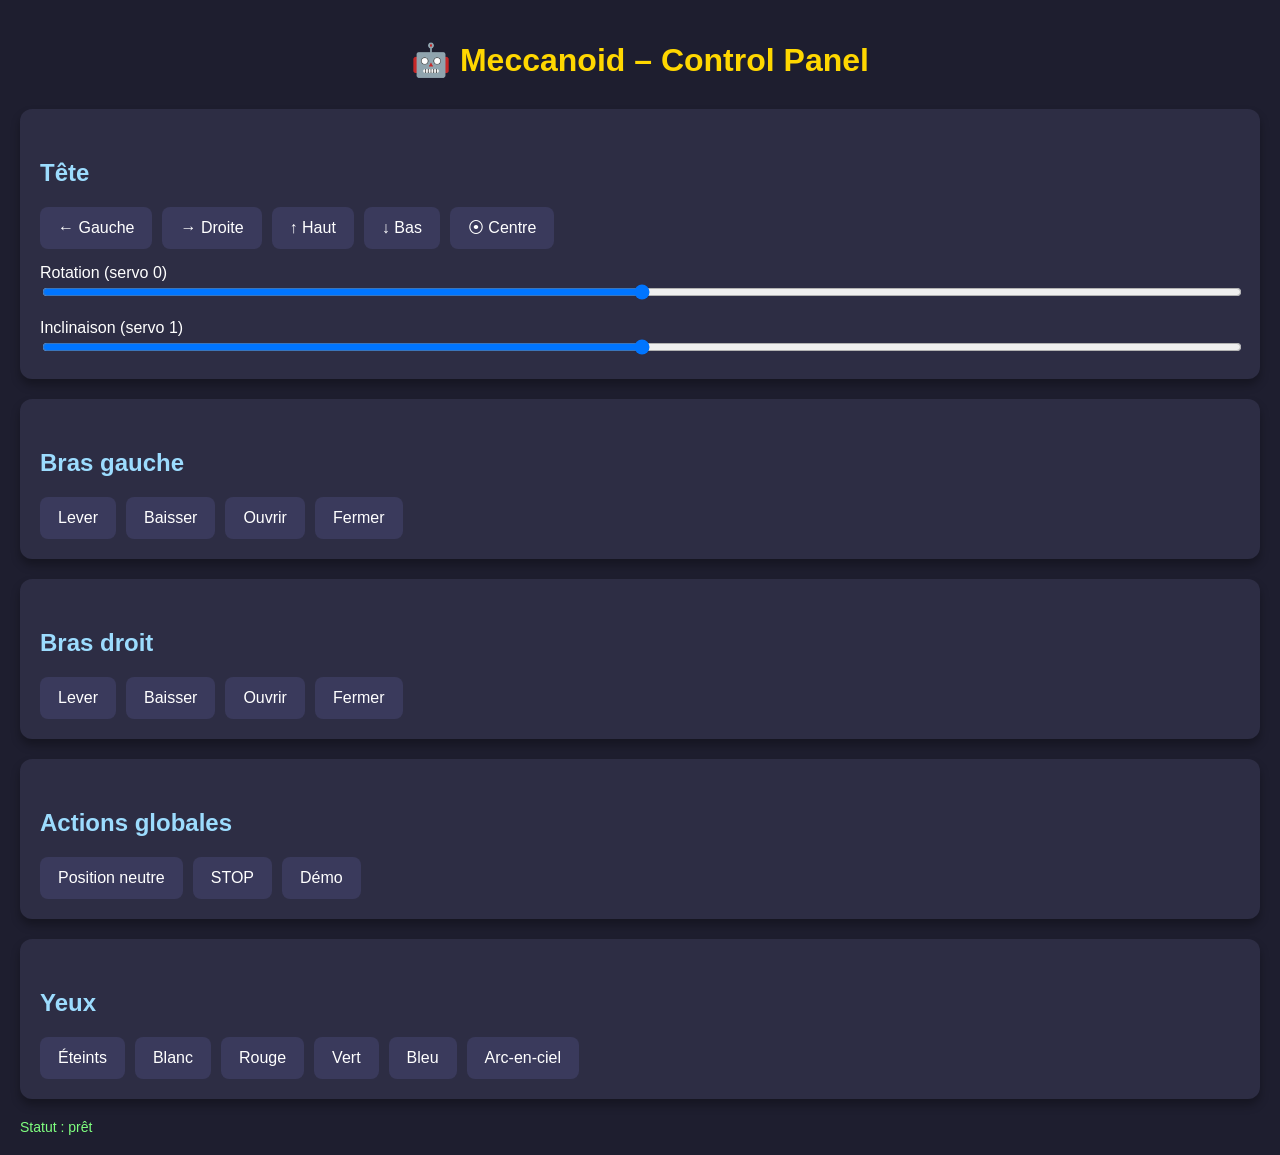
<file: site/index.html>
<!DOCTYPE html>
<html lang="fr">
<head>
    <meta charset="UTF-8">
    <title>Meccanoid Control Panel</title>

    <style>
        body {
            background-color: #1e1e2f;
            color: #ffffff;
            font-family: Arial, sans-serif;
            margin: 0;
            padding: 20px;
        }

        h1 {
            text-align: center;
            color: #ffd700;
            margin-bottom: 30px;
        }

        h2 {
            margin-top: 30px;
            color: #9cdcfe;
        }

        .section {
            background-color: #2d2d44;
            padding: 20px;
            border-radius: 12px;
            margin-bottom: 20px;
            box-shadow: 0 6px 10px rgba(0,0,0,0.3);
        }

        .buttons {
            display: flex;
            flex-wrap: wrap;
            gap: 10px;
            margin-top: 10px;
        }

        button {
            background-color: #3a3a5c;
            color: white;
            border: none;
            padding: 12px 18px;
            border-radius: 8px;
            font-size: 16px;
            cursor: pointer;
            transition: transform 0.2s, background-color 0.2s;
        }

        button:hover {
            background-color: #505080;
            transform: scale(1.05);
        }

        input[type="range"] {
            width: 100%;
        }

        .slider-group {
            margin-top: 15px;
        }

        .status {
            margin-top: 20px;
            font-size: 14px;
            color: #7fff7f;
        }
    </style>
</head>

<body>

<h1>🤖 Meccanoid – Control Panel</h1>

<!-- TÊTE -->
<div class="section">
    <h2>Tête</h2>

    <div class="buttons">
        <button onclick="sendCmd('/head/left')">← Gauche</button>
        <button onclick="sendCmd('/head/right')">→ Droite</button>
        <button onclick="sendCmd('/head/up')">↑ Haut</button>
        <button onclick="sendCmd('/head/down')">↓ Bas</button>
        <button onclick="sendCmd('/head/center')">⦿ Centre</button>
    </div>

    <div class="slider-group">
        <label>Rotation (servo 0)</label>
        <input type="range" min="10" max="170" value="90"
               oninput="sendSlider('/head/servo/0', this.value)">
    </div>

    <div class="slider-group">
        <label>Inclinaison (servo 1)</label>
        <input type="range" min="45" max="135" value="90"
               oninput="sendSlider('/head/servo/1', this.value)">
    </div>
</div>

<!-- BRAS GAUCHE -->
<div class="section">
    <h2>Bras gauche</h2>

    <div class="buttons">
        <button onclick="sendCmd('/left/up')">Lever</button>
        <button onclick="sendCmd('/left/down')">Baisser</button>
        <button onclick="sendCmd('/left/open')">Ouvrir</button>
        <button onclick="sendCmd('/left/close')">Fermer</button>
    </div>
</div>

<!-- BRAS DROIT -->
<div class="section">
    <h2>Bras droit</h2>

    <div class="buttons">
        <button onclick="sendCmd('/right/up')">Lever</button>
        <button onclick="sendCmd('/right/down')">Baisser</button>
        <button onclick="sendCmd('/right/open')">Ouvrir</button>
        <button onclick="sendCmd('/right/close')">Fermer</button>
    </div>
</div>

<!-- ACTIONS GLOBALES -->
<div class="section">
    <h2>Actions globales</h2>

    <div class="buttons">
        <button onclick="sendCmd('/robot/home')">Position neutre</button>
        <button onclick="sendCmd('/robot/stop')">STOP</button>
        <button onclick="sendCmd('/robot/demo')">Démo</button>
    </div>
</div>

<!-- YEUX -->
<div class="section">
    <h2>Yeux</h2>

    <div class="buttons">
        <button onclick="sendCmd('/eyes/off')">Éteints</button>
        <button onclick="sendCmd('/eyes/white')">Blanc</button>
        <button onclick="sendCmd('/eyes/red')">Rouge</button>
        <button onclick="sendCmd('/eyes/green')">Vert</button>
        <button onclick="sendCmd('/eyes/blue')">Bleu</button>
        <button onclick="sendCmd('/eyes/rainbow')">Arc-en-ciel</button>
    </div>
</div>


<div class="status" id="status">
    Statut : prêt
</div>

<script>
    function sendCmd(url) {
        fetch(url)
            .then(() => updateStatus("Commande envoyée : " + url))
            .catch(() => updateStatus("Erreur ESP32"));
    }

    function sendSlider(baseUrl, value) {
        fetch(baseUrl + "/" + value)
            .then(() => updateStatus(baseUrl + " → " + value))
            .catch(() => updateStatus("Erreur slider"));
    }

    function updateStatus(text) {
        document.getElementById("status").innerText = "Statut : " + text;
    }
</script>

</body>
</html>
</file>
